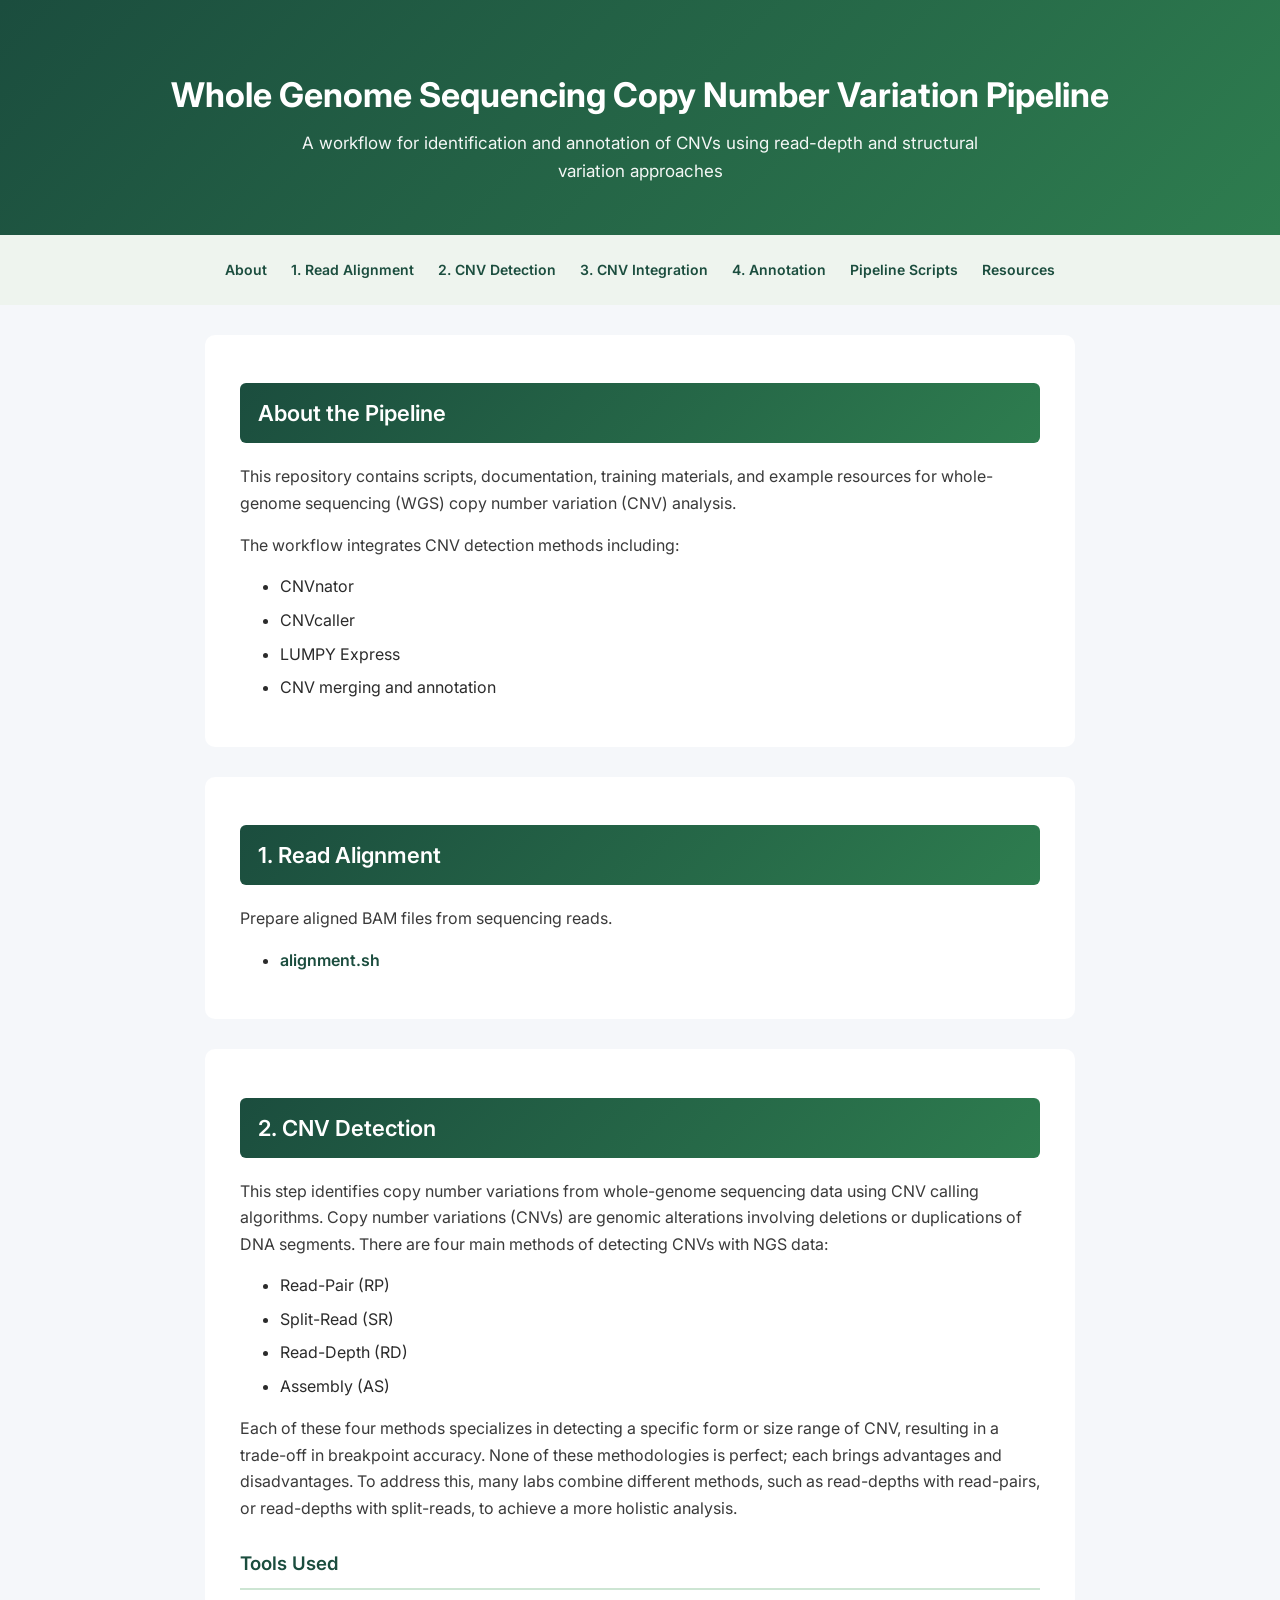
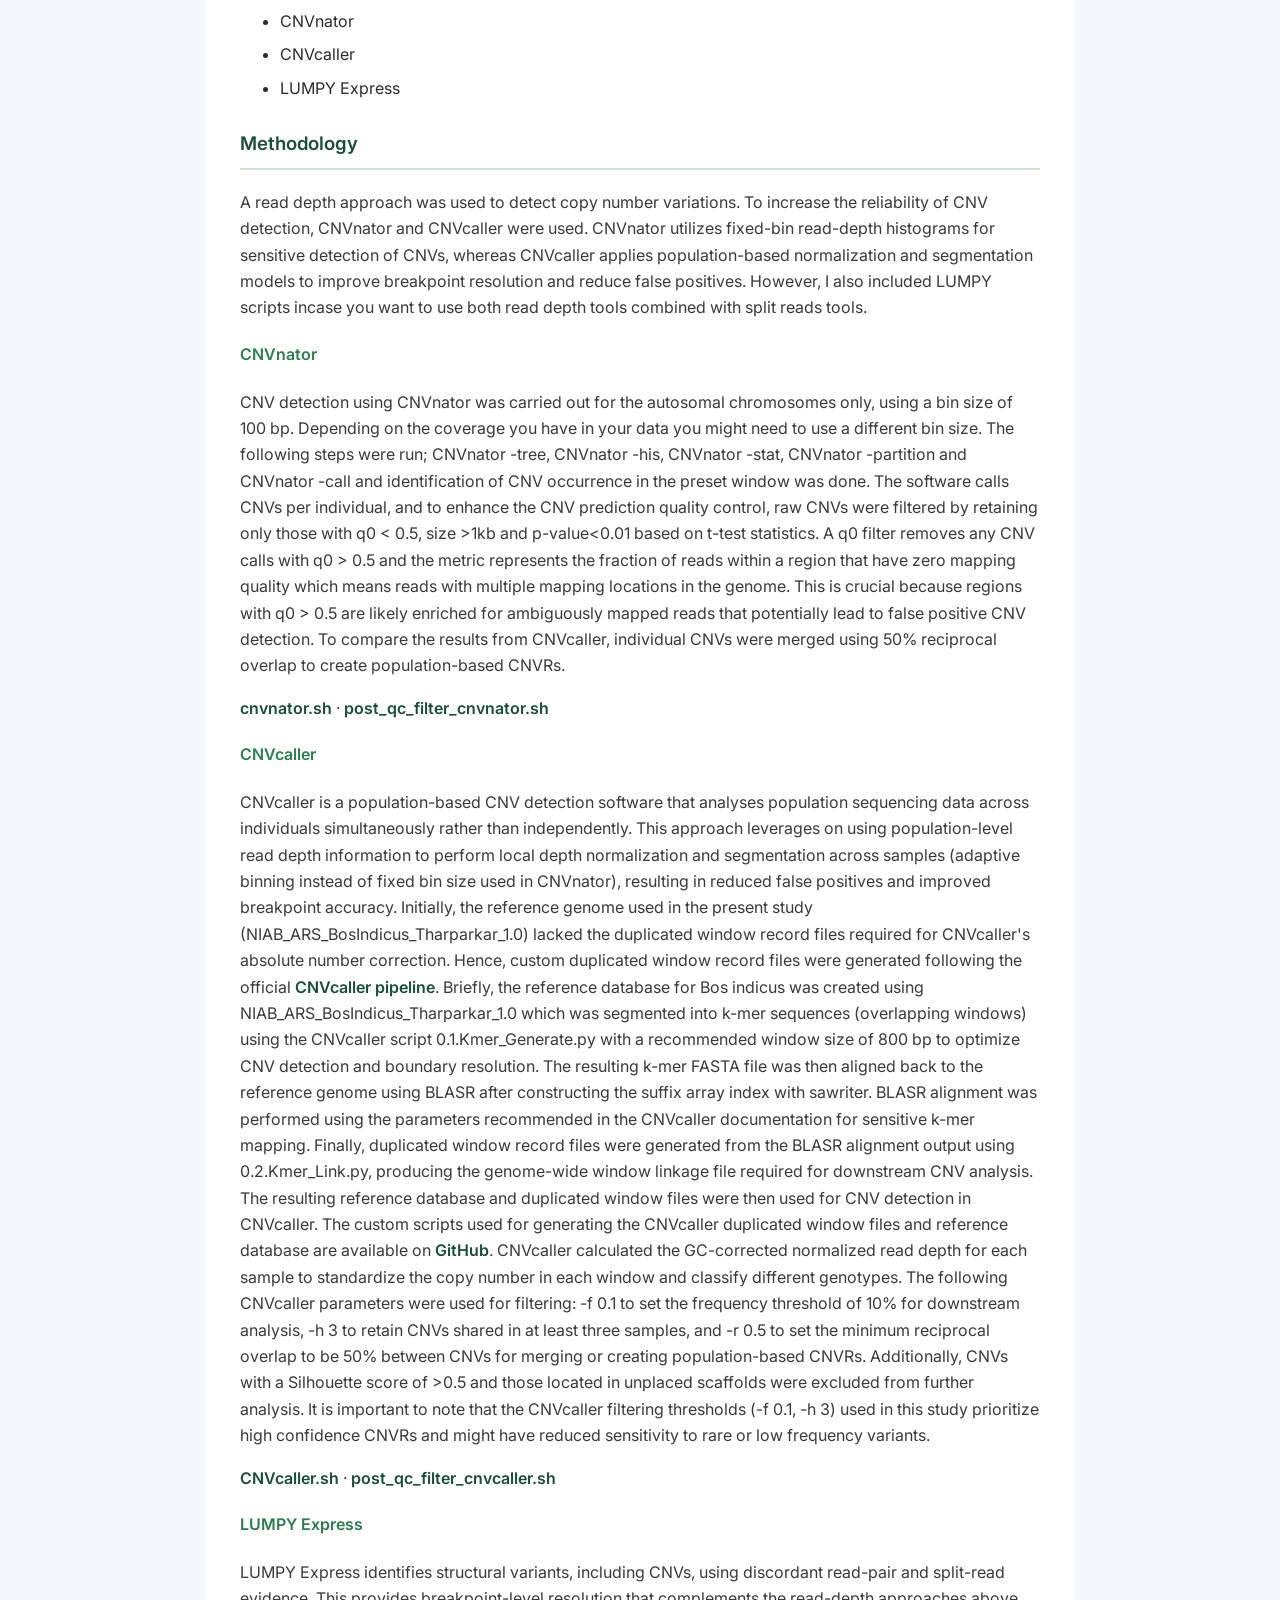
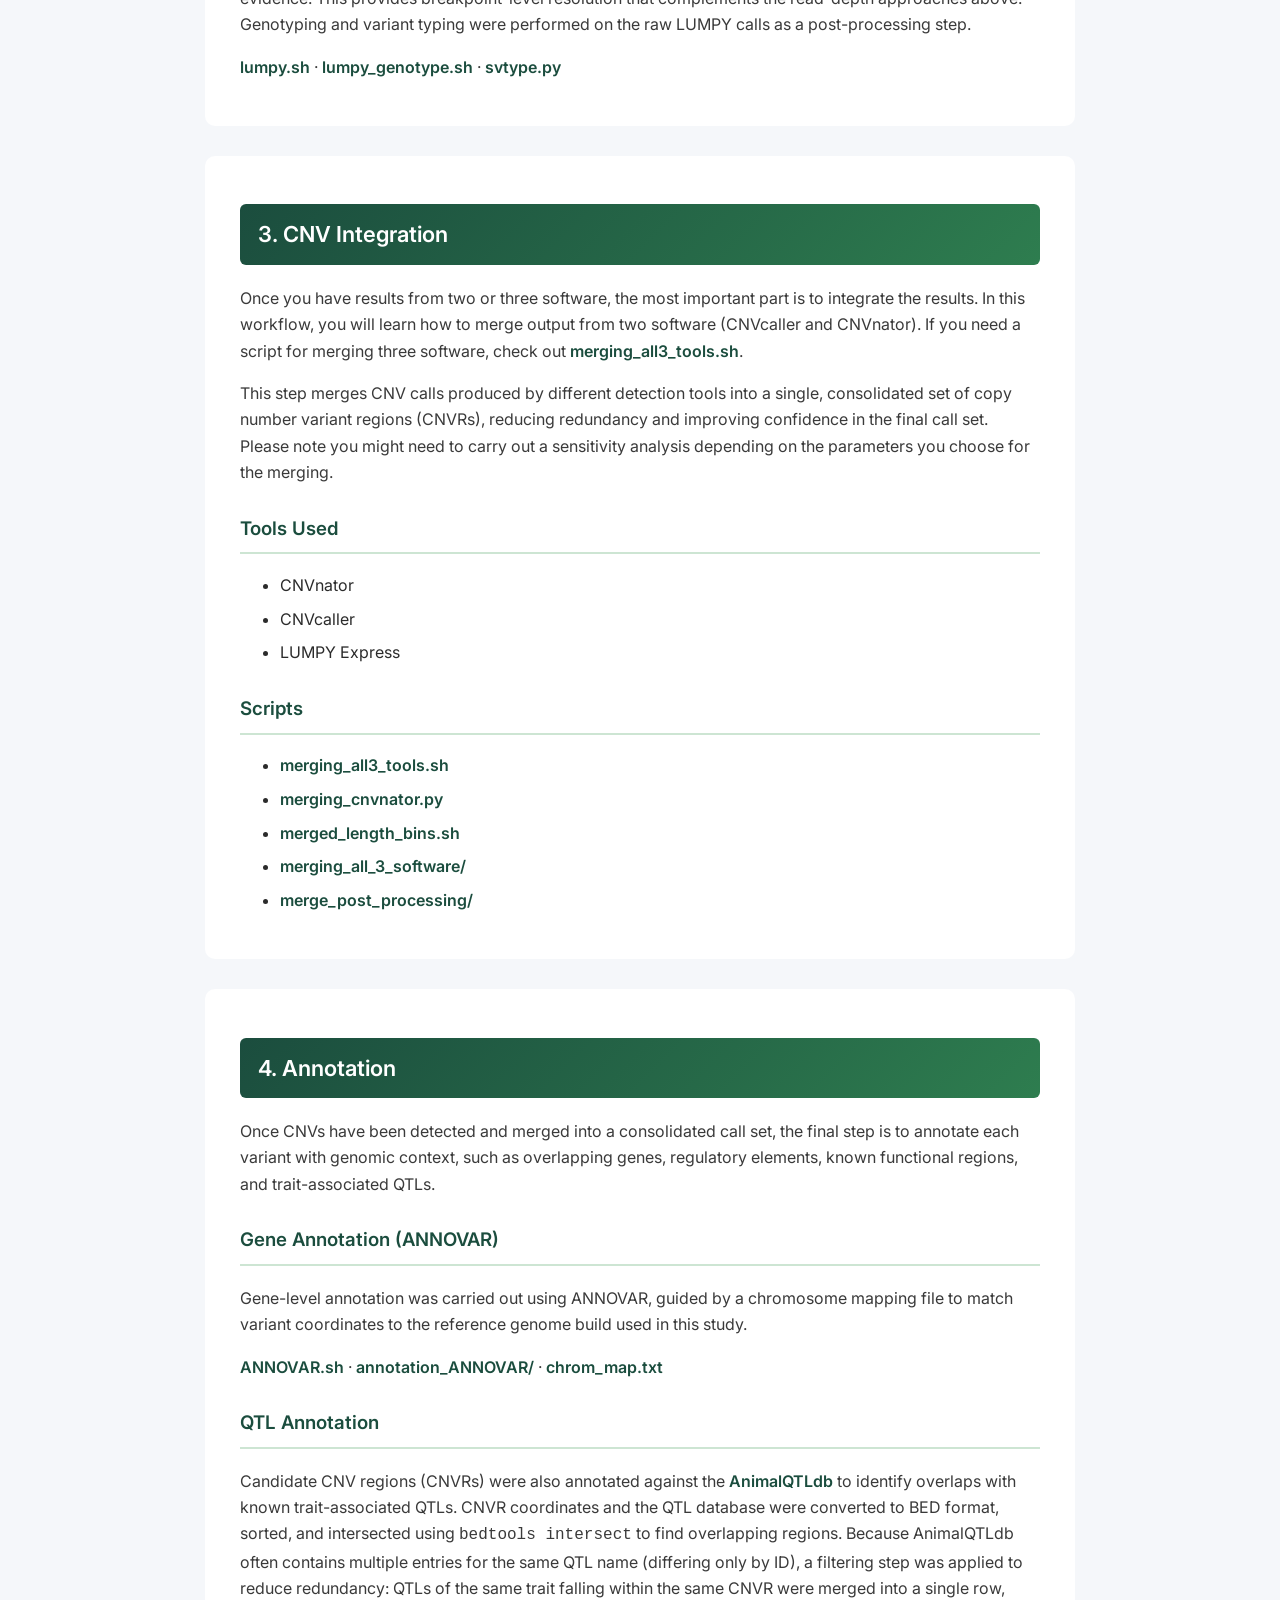
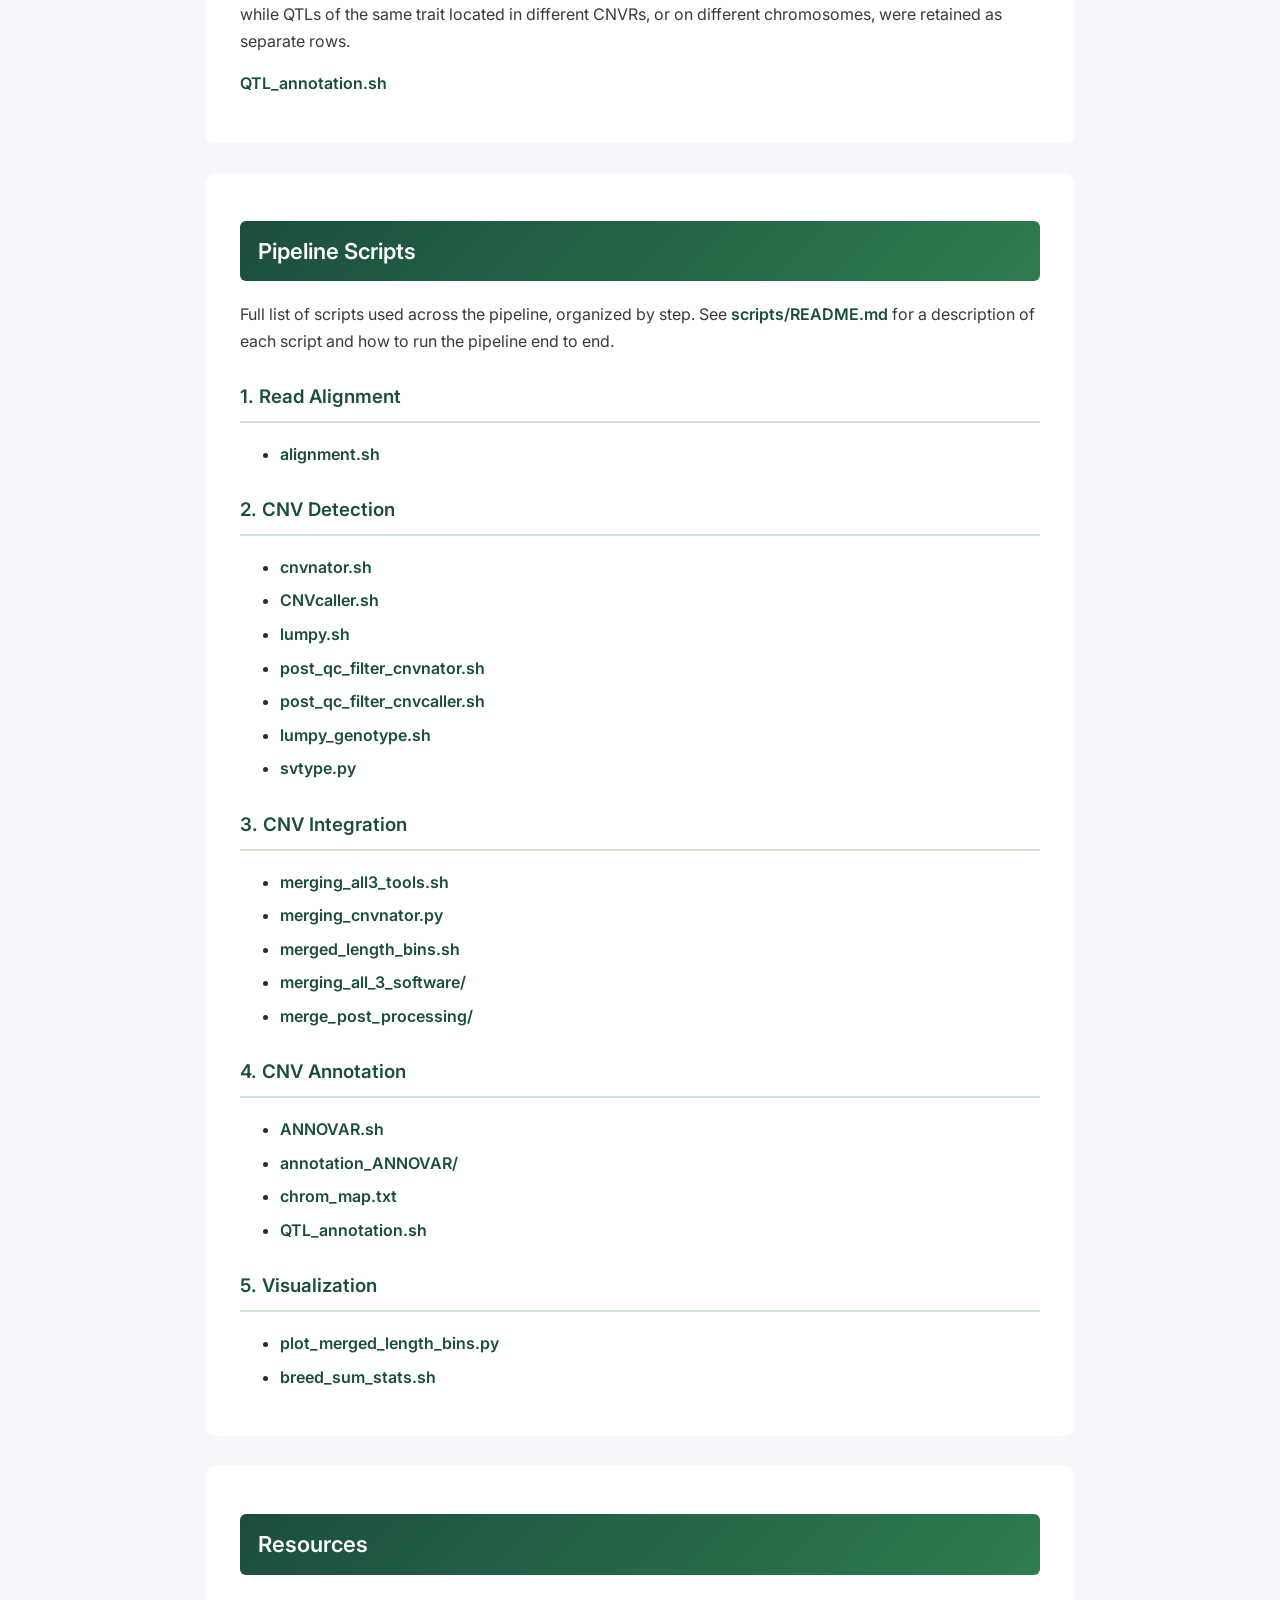
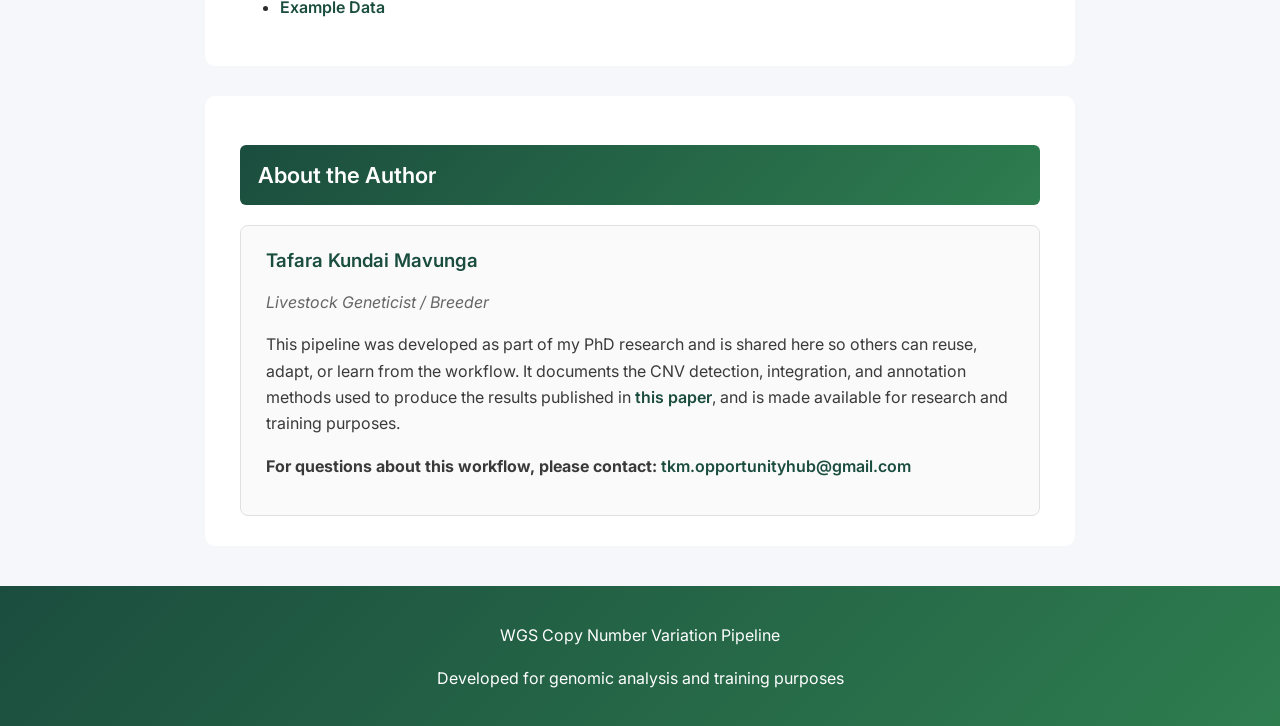
<file: index.html>
<!DOCTYPE html>
<html lang="en">
<head>
    <meta charset="UTF-8">
    <meta name="viewport" content="width=device-width, initial-scale=1.0">
    <title>WGS Copy Number Variation Pipeline</title>
    <link rel="stylesheet" href="style.css">
</head>
<body>
<header>
    <h1>Whole Genome Sequencing Copy Number Variation Pipeline</h1>
    <p>
        A workflow for identification and annotation of CNVs using
        read-depth and structural variation approaches
    </p>
</header>

<nav>
    <ul>
        <li><a href="#about">About</a></li>
        <li><a href="#read-alignment">1. Read Alignment</a></li>
        <li><a href="#cnv-detection">2. CNV Detection</a></li>
        <li><a href="#cnv-integration">3. CNV Integration</a></li>
        <li><a href="#annotation">4. Annotation</a></li>
        <li><a href="#scripts">Pipeline Scripts</a></li>
        <li><a href="#resources">Resources</a></li>
    </ul>
</nav>

<section id="about">
<h2>About the Pipeline</h2>
<p>
This repository contains scripts, documentation, training materials,
and example resources for whole-genome sequencing (WGS) copy number
variation (CNV) analysis. 
</p>
<p>
The workflow integrates CNV detection methods including:
</p>
<ul>
<li>CNVnator</li>
<li>CNVcaller</li>
<li>LUMPY Express</li>
<li>CNV merging and annotation</li>
</ul>
</section>

<section id="read-alignment">
<h2>1. Read Alignment</h2>
<p>
Prepare aligned BAM files from sequencing reads.
</p>
<ul>
<li><a href="scripts/alignment.sh">alignment.sh</a></li>
</ul>
</section>

<section id="cnv-detection">
<h2>2. CNV Detection</h2>
<p>
This step identifies copy number variations from whole-genome sequencing
data using CNV calling algorithms. Copy number variations (CNVs) are
genomic alterations involving deletions or duplications of DNA segments.
There are four main methods of detecting CNVs with NGS data:
</p>
<ul>
<li>Read-Pair (RP)</li>
<li>Split-Read (SR)</li>
<li>Read-Depth (RD)</li>
<li>Assembly (AS)</li>
</ul>
<p>
Each of these four methods specializes in detecting a specific form or size range of CNV,
resulting in a trade-off in breakpoint accuracy. None of these methodologies is perfect;
each brings advantages and disadvantages. To address this, many labs combine different methods,
such as read-depths with read-pairs, or read-depths with split-reads, to achieve a more holistic analysis.
</p>

<h3>Tools Used</h3>
<ul>
<li>CNVnator</li>
<li>CNVcaller</li>
<li>LUMPY Express</li>
</ul>

<h3>Methodology</h3>
<p>
A read depth approach was used to detect copy number variations. To increase the
reliability of CNV detection, CNVnator and CNVcaller were used. CNVnator utilizes
fixed-bin read-depth histograms for sensitive detection of CNVs, whereas CNVcaller
applies population-based normalization and segmentation models to improve breakpoint
resolution and reduce false positives. However, I also included LUMPY scripts incase you want to use both read depth tools combined with split reads tools. 
</p>

<h4>CNVnator</h4>
<p>
CNV detection using CNVnator was carried out for the autosomal chromosomes only, using a bin
size of 100 bp. Depending on the coverage you have in your data you might need to use a different bin size. The following steps were run; CNVnator -tree, CNVnator -his, CNVnator -stat,
CNVnator -partition and CNVnator -call and identification of CNV occurrence in the preset
window was done. The software calls CNVs per individual, and to enhance the CNV prediction
quality control, raw CNVs were filtered by retaining only those with q0 &lt; 0.5, size &gt;1kb
and p-value&lt;0.01 based on t-test statistics. A q0 filter removes any CNV calls with q0 &gt; 0.5
and the metric represents the fraction of reads within a region that have zero mapping quality
which means reads with multiple mapping locations in the genome. This is crucial because regions
with q0 &gt; 0.5 are likely enriched for ambiguously mapped reads that potentially lead to false
positive CNV detection. To compare the results from CNVcaller, individual CNVs were merged using
50% reciprocal overlap to create population-based CNVRs.
</p>
<p>
<a href="scripts/cnvnator.sh">cnvnator.sh</a> &middot;
<a href="scripts/post_qc_filter_cnvnator.sh">post_qc_filter_cnvnator.sh</a>
</p>

<h4>CNVcaller</h4>
<p>
CNVcaller is a population-based CNV detection software that analyses population sequencing data
across individuals simultaneously rather than independently. This approach leverages on using
population-level read depth information to perform local depth normalization and segmentation
across samples (adaptive binning instead of fixed bin size used in CNVnator), resulting in reduced
false positives and improved breakpoint accuracy. Initially, the reference genome used in the
present study (NIAB_ARS_BosIndicus_Tharparkar_1.0) lacked the duplicated window record files
required for CNVcaller's absolute number correction. Hence, custom duplicated window record files
were generated following the official
<a href="https://github.com/JiangYuLab/CNVcaller" target="_blank" rel="noopener">CNVcaller pipeline</a>.
Briefly, the reference database for Bos indicus was created using NIAB_ARS_BosIndicus_Tharparkar_1.0
which was segmented into k-mer sequences (overlapping windows) using the CNVcaller script
0.1.Kmer_Generate.py with a recommended window size of 800 bp to optimize CNV detection and
boundary resolution. The resulting k-mer FASTA file was then aligned back to the reference genome
using BLASR after constructing the suffix array index with sawriter. BLASR alignment was performed
using the parameters recommended in the CNVcaller documentation for sensitive k-mer mapping.
Finally, duplicated window record files were generated from the BLASR alignment output using
0.2.Kmer_Link.py, producing the genome-wide window linkage file required for downstream CNV
analysis. The resulting reference database and duplicated window files were then used for CNV
detection in CNVcaller. The custom scripts used for generating the CNVcaller duplicated window
files and reference database are available on
<a href="https://github.com/tafarakundai/cnvcaller-custom-reference-db" target="_blank" rel="noopener">GitHub</a>.
CNVcaller calculated the GC-corrected normalized read depth for each sample to standardize the
copy number in each window and classify different genotypes.
The following CNVcaller parameters were used for filtering: -f 0.1 to set the frequency threshold of 10% for downstream analysis,
-h 3 to retain CNVs shared in at least three samples, and -r 0.5 to set the minimum reciprocal
overlap to be 50% between CNVs for merging or creating population-based CNVRs. Additionally, CNVs
with a Silhouette score of &gt;0.5 and those located in unplaced scaffolds were excluded from
further analysis. It is important to note that the CNVcaller filtering thresholds (-f 0.1, -h 3)
used in this study prioritize high confidence CNVRs and might have reduced sensitivity to rare or
low frequency variants.
</p>
<p>
<a href="scripts/CNVcaller.sh">CNVcaller.sh</a> &middot;
<a href="scripts/post_qc_filter_cnvcaller.sh">post_qc_filter_cnvcaller.sh</a>
</p>

<h4>LUMPY Express</h4>
<p>
LUMPY Express identifies structural variants, including CNVs, using discordant read-pair
and split-read evidence. This provides breakpoint-level resolution that complements the
read-depth approaches above. Genotyping and variant typing were performed on the raw LUMPY
calls as a post-processing step.
</p>
<p>
<a href="scripts/lumpy.sh">lumpy.sh</a> &middot;
<a href="scripts/lumpy_genotype.sh">lumpy_genotype.sh</a> &middot;
<a href="scripts/svtype.py">svtype.py</a>
</p>
</section>

<section id="cnv-integration">
<h2>3. CNV Integration</h2>
<p>
Once you have results from two or three software, the most important part is to integrate the results.
In this workflow, you will learn how to merge output from two software (CNVcaller and CNVnator).
If you need a script for merging three software, check out
<a href="scripts/merging_all3_tools.sh">merging_all3_tools.sh</a>.
</p>
<p>
This step merges CNV calls produced by different detection tools into a
single, consolidated set of copy number variant regions (CNVRs), reducing
redundancy and improving confidence in the final call set.
Please note you might need to carry out a sensitivity analysis depending on the parameters you choose for the merging.
</p>

<h3>Tools Used</h3>
<ul>
<li>CNVnator</li>
<li>CNVcaller</li>
<li>LUMPY Express</li>
</ul>

<h3>Scripts</h3>
<ul>
<li><a href="scripts/merging_all3_tools.sh">merging_all3_tools.sh</a></li>
<li><a href="scripts/merging_cnvnator.py">merging_cnvnator.py</a></li>
<li><a href="scripts/merged_length_bins.sh">merged_length_bins.sh</a></li>
<li><a href="scripts/merging_all_3_software/">merging_all_3_software/</a></li>
<li><a href="scripts/merge_post_processing/">merge_post_processing/</a></li>
</ul>
</section>

<section id="annotation">
<h2>4. Annotation</h2>
<p>
Once CNVs have been detected and merged into a consolidated call set, the final
step is to annotate each variant with genomic context, such as overlapping genes,
regulatory elements, known functional regions, and trait-associated QTLs.
</p>

<h3>Gene Annotation (ANNOVAR)</h3>
<p>
Gene-level annotation was carried out using ANNOVAR, guided by a chromosome mapping file
to match variant coordinates to the reference genome build used in this study.
</p>
<p>
<a href="scripts/ANNOVAR.sh">ANNOVAR.sh</a> &middot;
<a href="scripts/annotation_ANNOVAR/">annotation_ANNOVAR/</a> &middot;
<a href="scripts/chrom_map.txt">chrom_map.txt</a>
</p>

<h3>QTL Annotation</h3>
<p>
Candidate CNV regions (CNVRs) were also annotated against the
<a href="https://www.animalgenome.org/cgi-bin/QTLdb/index" target="_blank" rel="noopener">AnimalQTLdb</a>
to identify overlaps with known trait-associated QTLs. CNVR coordinates and the QTL database were
converted to BED format, sorted, and intersected using <code>bedtools intersect</code> to find
overlapping regions. Because AnimalQTLdb often contains multiple entries for the same QTL name
(differing only by ID), a filtering step was applied to reduce redundancy: QTLs of the same trait
falling within the same CNVR were merged into a single row, while QTLs of the same trait located
in different CNVRs, or on different chromosomes, were retained as separate rows.
</p>
<p>
<a href="scripts/QTL_annotation.sh">QTL_annotation.sh</a>
</p>
</section>
    
<section id="scripts">
<h2>Pipeline Scripts</h2>
<p>
Full list of scripts used across the pipeline, organized by step.
See <a href="scripts/README.md">scripts/README.md</a> for a description
of each script and how to run the pipeline end to end.
</p>

<h3>1. Read Alignment</h3>
<ul>
<li><a href="scripts/alignment.sh">alignment.sh</a></li>
</ul>

<h3>2. CNV Detection</h3>
<ul>
<li><a href="scripts/cnvnator.sh">cnvnator.sh</a></li>
<li><a href="scripts/CNVcaller.sh">CNVcaller.sh</a></li>
<li><a href="scripts/lumpy.sh">lumpy.sh</a></li>
<li><a href="scripts/post_qc_filter_cnvnator.sh">post_qc_filter_cnvnator.sh</a></li>
<li><a href="scripts/post_qc_filter_cnvcaller.sh">post_qc_filter_cnvcaller.sh</a></li>
<li><a href="scripts/lumpy_genotype.sh">lumpy_genotype.sh</a></li>
<li><a href="scripts/svtype.py">svtype.py</a></li>
</ul>

<h3>3. CNV Integration</h3>
<ul>
<li><a href="scripts/merging_all3_tools.sh">merging_all3_tools.sh</a></li>
<li><a href="scripts/merging_cnvnator.py">merging_cnvnator.py</a></li>
<li><a href="scripts/merged_length_bins.sh">merged_length_bins.sh</a></li>
<li><a href="scripts/merging_all_3_software/">merging_all_3_software/</a></li>
<li><a href="scripts/merge_post_processing/">merge_post_processing/</a></li>
</ul>

<h3>4. CNV Annotation</h3>
<ul>
<li><a href="scripts/ANNOVAR.sh">ANNOVAR.sh</a></li>
<li><a href="scripts/annotation_ANNOVAR/">annotation_ANNOVAR/</a></li>
<li><a href="scripts/chrom_map.txt">chrom_map.txt</a></li>
<li><a href="scripts/QTL_annotation.sh">QTL_annotation.sh</a></li>
</ul>

<h3>5. Visualization</h3>
<ul>
<li><a href="scripts/plot_merged_length_bins.py">plot_merged_length_bins.py</a></li>
<li><a href="scripts/breed_sum_stats.sh">breed_sum_stats.sh</a></li>
</ul>
</section>

<section id="resources">
<h2>Resources</h2>
<ul>
<li>
<a href="data/">
Example Data
</a>
</li>
</ul>
</section>
<section id="author">
<h2>About the Author</h2>
<div class="author-card">
<h3>Tafara Kundai Mavunga</h3>
<p class="author-title">Livestock Geneticist / Breeder</p>
<p>
This pipeline was developed as part of my PhD research and is shared here so
others can reuse, adapt, or learn from the workflow. It documents the CNV
detection, integration, and annotation methods used to produce the results
published in
<a href="https://doi.org/10.1371/journal.pone.0353468" target="_blank" rel="noopener">this paper</a>,
and is made available for research and training purposes.
</p>
<p>
<strong>For questions about this workflow, please contact:</strong>
<a href="mailto:tkm.opportunityhub@gmail.com">tkm.opportunityhub@gmail.com</a>
</p>
</div>
</section>
<footer>
<p>
WGS Copy Number Variation Pipeline
</p>
<p>
Developed for genomic analysis and training purposes
</p>
</footer>
</body>
</html>
</file>
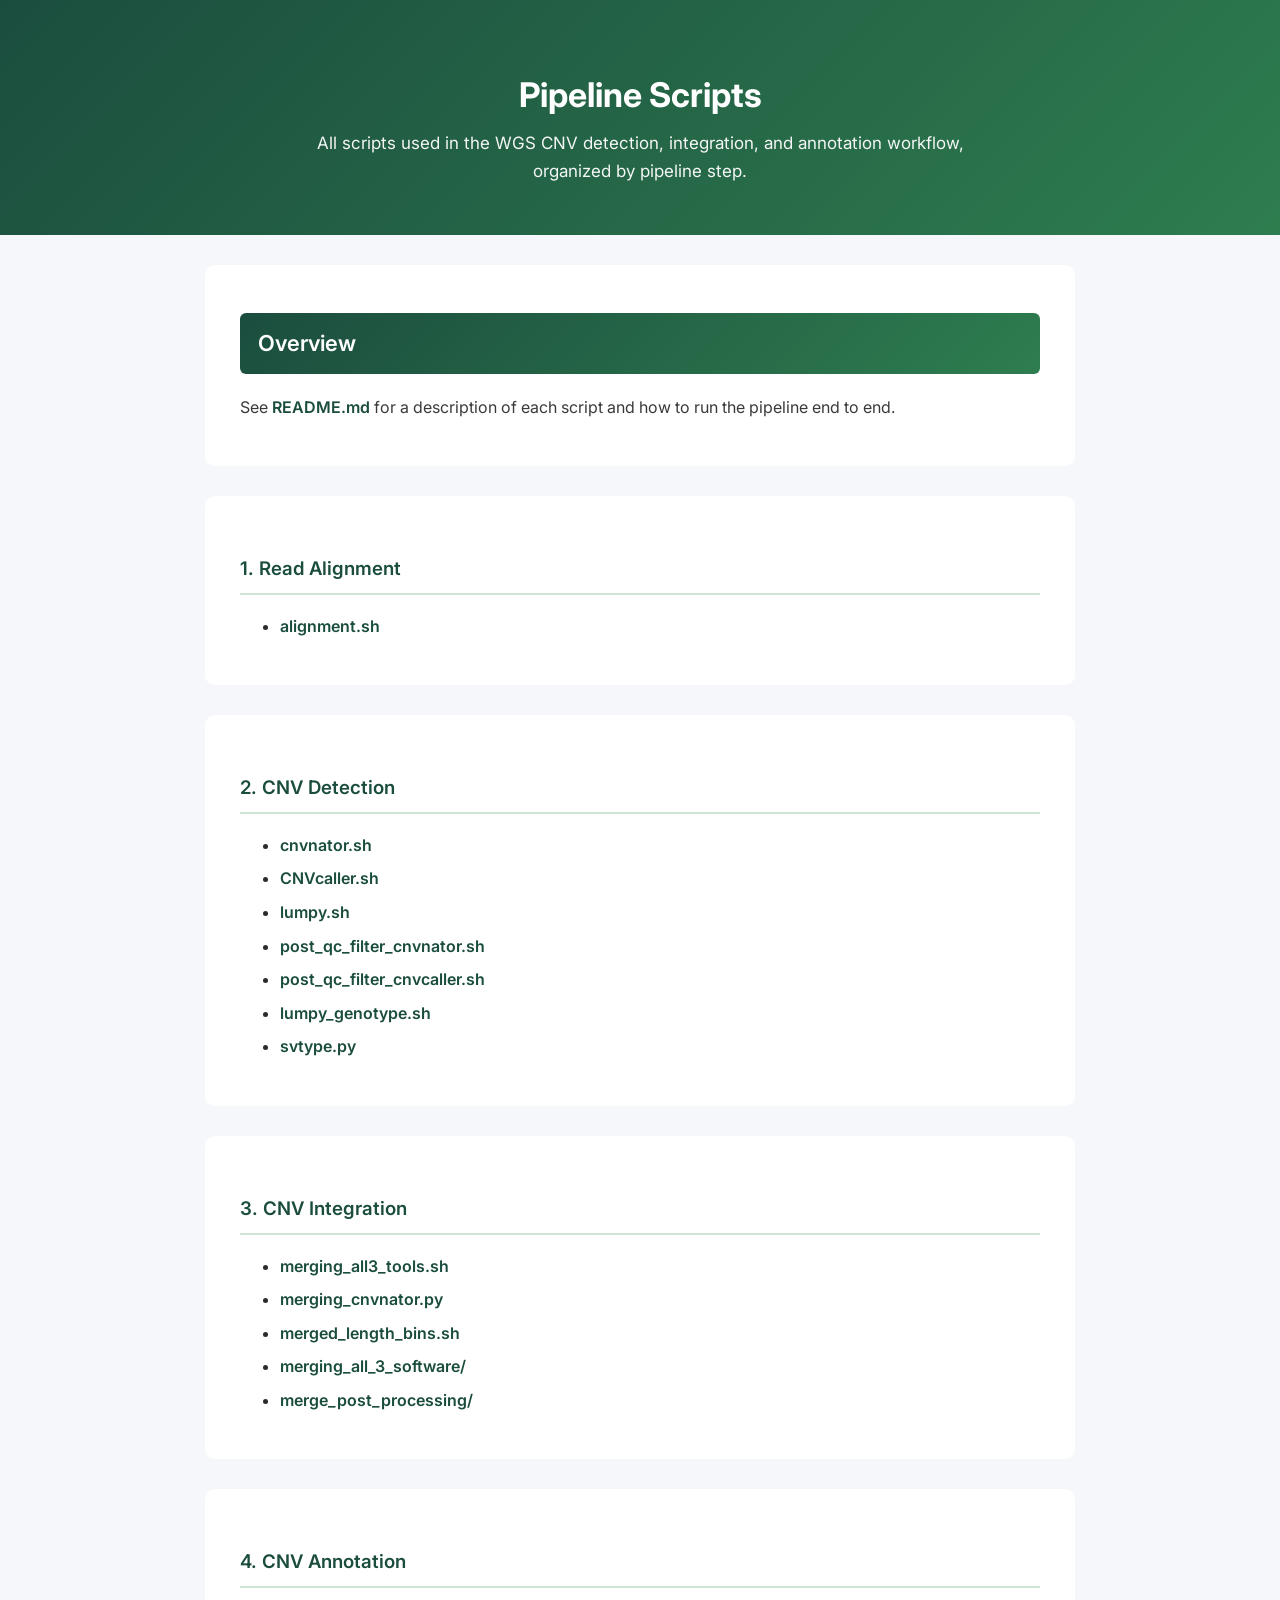
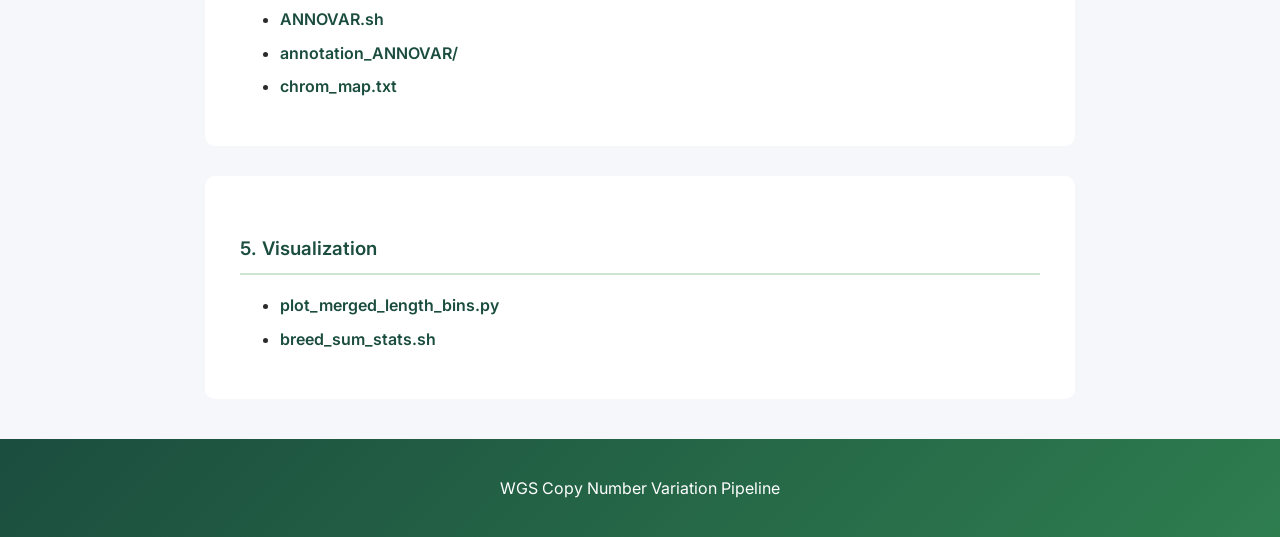
<file: scripts/index.html>
<!DOCTYPE html>
<html lang="en">
<head>
    <meta charset="UTF-8">
    <meta name="viewport" content="width=device-width, initial-scale=1.0">
    <title>Pipeline Scripts</title>
    <link rel="stylesheet" href="../style.css">
</head>
<body>
<header>
    <h1>Pipeline Scripts</h1>
    <p>
        All scripts used in the WGS CNV detection, integration, and
        annotation workflow, organized by pipeline step.
    </p>
</header>

<section>
<h2>Overview</h2>
<p>
See <a href="README.md">README.md</a> for a description of each script
and how to run the pipeline end to end.
</p>
</section>

<section>
<h3 id="read-alignment">1. Read Alignment</h3>
<ul>
<li><a href="alignment.sh">alignment.sh</a></li>
</ul>
</section>

<section>
<h3 id="cnv-detection">2. CNV Detection</h3>
<ul>
<li><a href="cnvnator.sh">cnvnator.sh</a></li>
<li><a href="CNVcaller.sh">CNVcaller.sh</a></li>
<li><a href="lumpy.sh">lumpy.sh</a></li>
<li><a href="post_qc_filter_cnvnator.sh">post_qc_filter_cnvnator.sh</a></li>
<li><a href="post_qc_filter_cnvcaller.sh">post_qc_filter_cnvcaller.sh</a></li>
<li><a href="lumpy_genotype.sh">lumpy_genotype.sh</a></li>
<li><a href="svtype.py">svtype.py</a></li>
</ul>
</section>

<section>
<h3 id="cnv-integration">3. CNV Integration</h3>
<ul>
<li><a href="merging_all3_tools.sh">merging_all3_tools.sh</a></li>
<li><a href="merging_cnvnator.py">merging_cnvnator.py</a></li>
<li><a href="merged_length_bins.sh">merged_length_bins.sh</a></li>
<li><a href="merging_all_3_software/">merging_all_3_software/</a></li>
<li><a href="merge_post_processing/">merge_post_processing/</a></li>
</ul>
</section>

<section>
<h3 id="cnv-annotation">4. CNV Annotation</h3>
<ul>
<li><a href="ANNOVAR.sh">ANNOVAR.sh</a></li>
<li><a href="annotation_ANNOVAR/">annotation_ANNOVAR/</a></li>
<li><a href="chrom_map.txt">chrom_map.txt</a></li>
</ul>
</section>

<section>
<h3 id="visualization">5. Visualization</h3>
<ul>
<li><a href="plot_merged_length_bins.py">plot_merged_length_bins.py</a></li>
<li><a href="breed_sum_stats.sh">breed_sum_stats.sh</a></li>
</ul>
</section>

<footer>
<p>
WGS Copy Number Variation Pipeline
</p>
</footer>
</body>
</html>
</file>
<file: style.css>
/* Import font */
@import url('https://fonts.googleapis.com/css2?family=Inter:wght@400;500;600;700&display=swap');

/* General page styling */
body {
    font-family: 'Inter', Arial, Helvetica, sans-serif;
    margin: 0;
    padding: 0;
    background-color: #f5f7fa;
    color: #2b2b2b;
    line-height: 1.65;
    font-size: 16px;
}

/* Header */
header {
    background: linear-gradient(135deg, #1b4d3e, #2e7d4f);
    color: white;
    text-align: center;
    padding: 50px 20px;
}
header h1 {
    font-size: 34px;
    font-weight: 700;
    margin-bottom: 12px;
    line-height: 1.3;
}
header p {
    font-size: 17px;
    font-weight: 400;
    max-width: 700px;
    margin: 0 auto;
    opacity: 0.95;
}

/* Nav */
nav {
    background-color: #eef4ee;
    padding: 14px 20px;
    text-align: center;
}
nav ul {
    list-style: none;
    display: flex;
    flex-wrap: wrap;
    justify-content: center;
    gap: 24px;
    margin: 0;
    padding: 0;
}
nav a {
    color: #1b4d3e;
    font-weight: 600;
    font-size: 14px;
}

/* Sections */
section {
    background: white;
    margin: 30px auto;
    padding: 30px 35px;
    max-width: 800px;
    border-radius: 10px;
}
section p {
    text-align: left;
    margin-bottom: 16px;
    color: #3a3a3a;
}
h2 {
    color: white;
    background: linear-gradient(135deg, #1b4d3e, #2e7d4f);
    padding: 12px 18px;
    border-radius: 6px;
    font-size: 22px;
    font-weight: 600;
    margin-bottom: 20px;
}
h3 {
    color: #1b4d3e;
    border-bottom: 2px solid #cde5d3;
    padding-bottom: 8px;
    margin-top: 28px;
    font-weight: 600;
}
h4 {
    color: #2e7d4f;
    margin-top: 20px;
    font-weight: 600;
}

/* Workflow boxes */
.workflow {
    display: grid;
    grid-template-columns: repeat(auto-fit, minmax(220px, 1fr));
    gap: 20px;
}
.workflow div {
    background: linear-gradient(135deg, #eef7f0, #d9ecdd);
    padding: 22px;
    border-radius: 8px;
    text-align: center;
}
.workflow h3 {
    color: #1b4d3e;
    border-bottom: none;
    margin-top: 0;
}

/* Links */
a {
    color: #1b4d3e;
    text-decoration: none;
    font-weight: 600;
}
a:hover {
    text-decoration: underline;
}

/* Buttons (e.g. Download-style links) */
.btn {
    display: inline-block;
    background: linear-gradient(135deg, #1b4d3e, #2e7d4f);
    color: white;
    padding: 8px 16px;
    border-radius: 6px;
}
.btn:hover {
    text-decoration: none;
    opacity: 0.9;
}

/* Lists */
li {
    margin: 8px 0;
    line-height: 1.6;
}

/* Footer */
footer {
    text-align: center;
    background: linear-gradient(135deg, #1b4d3e, #2e7d4f);
    color: white;
    padding: 20px;
    margin-top: 40px;
}

.author-card {
    background-color: #fafafa;
    border: 1px solid #e0e0e0;
    border-radius: 8px;
    padding: 20px 25px;
}
.author-card h3 {
    border-bottom: none;
    margin-top: 0;
    margin-bottom: 4px;
}
.author-title {
    color: #666;
    font-style: italic;
    margin-top: 0;
    margin-bottom: 16px;
}
</file>
